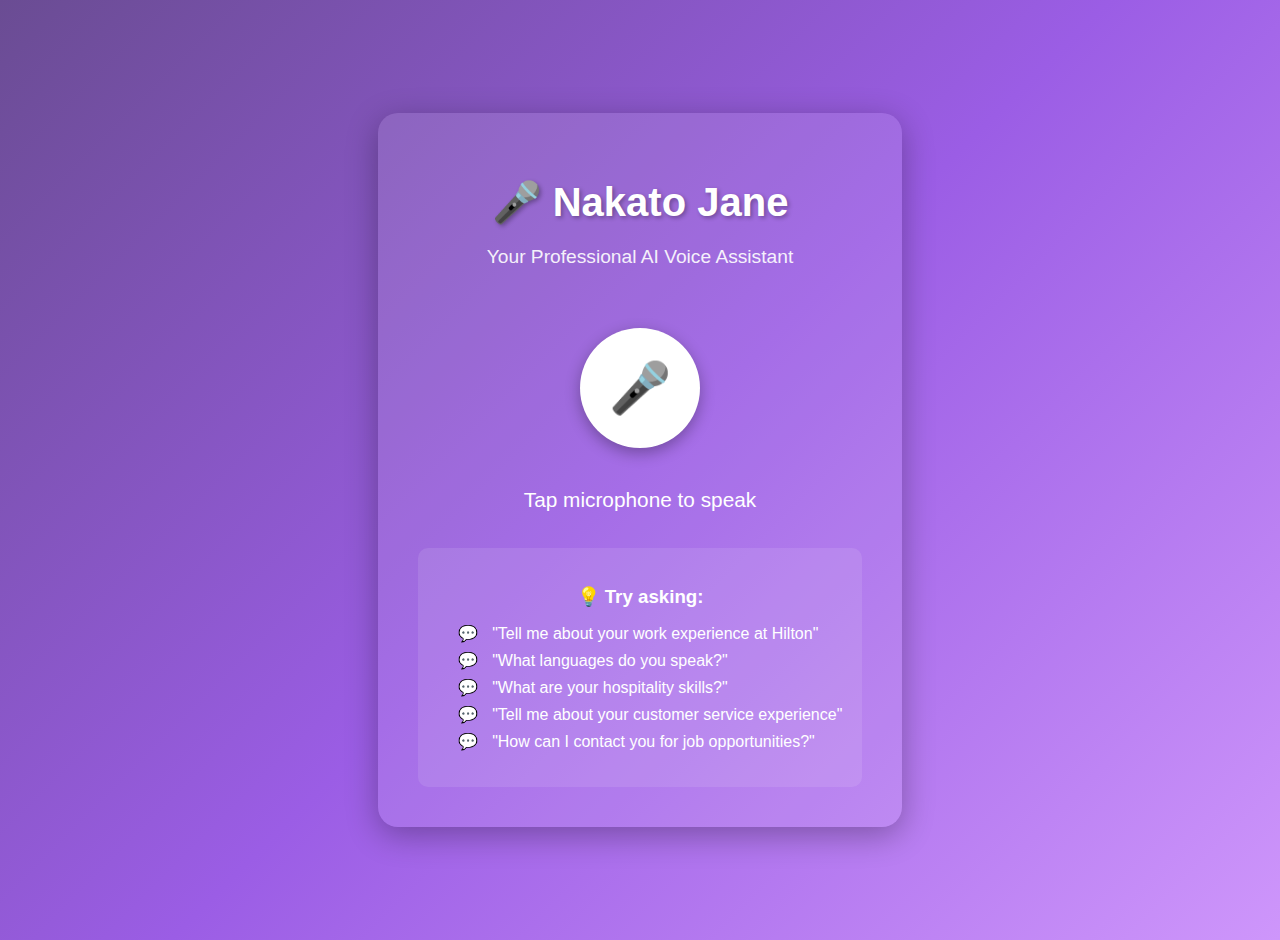
<file: index.html>
<!DOCTYPE html>
<html lang="en">
<head>
    <meta charset="UTF-8">
    <meta name="viewport" content="width=device-width, initial-scale=1.0">
    <title>Nakato Jane Voice Assistant</title>
    <style>
        body {
            font-family: 'Segoe UI', Tahoma, Geneva, Verdana, sans-serif;
            margin: 0;
            padding: 20px;
            background: linear-gradient(135deg, #6A4C93, #9B5DE5, #CE96FB);
            color: white;
            min-height: 100vh;
            display: flex;
            flex-direction: column;
            align-items: center;
            justify-content: center;
        }
        .container {
            text-align: center;
            max-width: 600px;
            padding: 40px;
            background: rgba(255, 255, 255, 0.1);
            border-radius: 20px;
            box-shadow: 0 8px 32px rgba(0, 0, 0, 0.3);
        }
        h1 {
            font-size: 2.5em;
            margin-bottom: 10px;
            text-shadow: 2px 2px 4px rgba(0, 0, 0, 0.3);
        }
        .subtitle {
            font-size: 1.2em;
            margin-bottom: 40px;
            opacity: 0.9;
        }
        .mic-button {
            width: 120px;
            height: 120px;
            border-radius: 50%;
            background: #fff;
            border: none;
            font-size: 50px;
            color: #6A4C93;
            cursor: pointer;
            margin: 20px;
            transition: all 0.3s ease;
            box-shadow: 0 5px 15px rgba(0, 0, 0, 0.3);
        }
        .mic-button:hover {
            transform: scale(1.1);
            box-shadow: 0 8px 25px rgba(0, 0, 0, 0.4);
        }
        .mic-button.listening {
            background: #ff4444;
            color: white;
            animation: pulse 1s infinite;
        }
        @keyframes pulse {
            0%, 100% { transform: scale(1); }
            50% { transform: scale(1.1); }
        }
        .status {
            font-size: 1.3em;
            margin: 20px 0;
            min-height: 30px;
        }
        .response {
            background: rgba(255, 255, 255, 0.9);
            color: #333;
            padding: 20px;
            border-radius: 10px;
            margin: 20px 0;
            display: none;
        }
        .examples {
            background: rgba(255, 255, 255, 0.1);
            padding: 20px;
            border-radius: 10px;
            margin-top: 30px;
            text-align: left;
        }
        .examples h3 {
            text-align: center;
            margin-bottom: 15px;
        }
        .examples ul {
            list-style: none;
            padding: 0;
        }
        .examples li {
            margin: 8px 0;
            padding-left: 20px;
        }
        .examples li:before {
            content: "💬 ";
            margin-right: 10px;
        }
    </style>
</head>
<body>
    <div class="container">
        <h1>🎤 Nakato Jane</h1>
        <p class="subtitle">Your Professional AI Voice Assistant</p>
        
        <button class="mic-button" id="micButton" onclick="toggleListening()">
            🎤
        </button>
        
        <div class="status" id="status">Tap microphone to speak</div>
        
        <div class="response" id="response"></div>
        
        <div class="examples">
            <h3>💡 Try asking:</h3>
            <ul>
                <li>"Tell me about your work experience at Hilton"</li>
                <li>"What languages do you speak?"</li>
                <li>"What are your hospitality skills?"</li>
                <li>"Tell me about your customer service experience"</li>
                <li>"How can I contact you for job opportunities?"</li>
            </ul>
        </div>
    </div>

    <script>
        let isListening = false;
        let recognition;
        let synthesis = window.speechSynthesis;

        // Initialize speech recognition
        if ('webkitSpeechRecognition' in window || 'SpeechRecognition' in window) {
            const SpeechRecognition = window.SpeechRecognition || window.webkitSpeechRecognition;
            recognition = new SpeechRecognition();
            recognition.continuous = false;
            recognition.interimResults = true;
            recognition.lang = 'en-US';

            recognition.onstart = function() {
                document.getElementById('status').textContent = '🎤 Listening... Speak now!';
            };

            recognition.onresult = function(event) {
                let transcript = '';
                for (let i = event.resultIndex; i < event.results.length; i++) {
                    transcript += event.results[i][0].transcript;
                }
                
                if (event.results[event.results.length - 1].isFinal) {
                    processVoiceInput(transcript);
                }
            };

            recognition.onerror = function(event) {
                document.getElementById('status').textContent = 'Error: ' + event.error;
                stopListening();
            };

            recognition.onend = function() {
                stopListening();
            };
        } else {
            document.getElementById('status').textContent = 'Speech recognition not supported in this browser';
        }

        function toggleListening() {
            if (!isListening) {
                startListening();
            } else {
                stopListening();
            }
        }

        function startListening() {
            if (recognition) {
                isListening = true;
                document.getElementById('micButton').classList.add('listening');
                document.getElementById('micButton').textContent = '🔴';
                document.getElementById('response').style.display = 'none';
                recognition.start();
            }
        }

        function stopListening() {
            isListening = false;
            document.getElementById('micButton').classList.remove('listening');
            document.getElementById('micButton').textContent = '🎤';
            document.getElementById('status').textContent = 'Tap microphone to speak';
            if (recognition) {
                recognition.stop();
            }
        }

        function processVoiceInput(input) {
            document.getElementById('status').textContent = 'Processing...';
            
            // Generate Nakato Jane's response
            const response = generateNakatoResponse(input.toLowerCase());
            
            // Display response
            document.getElementById('response').innerHTML = `
                <h4>Nakato Jane says:</h4>
                <p>${response}</p>
            `;
            document.getElementById('response').style.display = 'block';
            document.getElementById('status').textContent = 'Response ready';
            
            // Speak the response
            speakResponse(response);
        }

        function generateNakatoResponse(input) {
            if (input.includes('experience') || input.includes('work') || input.includes('job')) {
                return "I have over 5 years of experience as a professional waitress and hostess at Hilton Suites. I've served hundreds of guests, managed dining room operations, and consistently received excellent customer feedback. I specialize in fine dining service, event hosting, and creating memorable experiences for hotel guests.";
            } else if (input.includes('skills') || input.includes('abilities') || input.includes('what can you do')) {
                return "My hospitality skills include excellent customer service, table service expertise, wine and beverage knowledge, event coordination, and cash handling. I'm skilled in managing multiple tables, working under pressure, and maintaining high standards of cleanliness and presentation.";
            } else if (input.includes('education') || input.includes('training') || input.includes('certification')) {
                return "I have completed professional hospitality training and hold certifications in food safety, responsible alcohol service, and customer relations. I've also attended workshops on fine dining etiquette and event management at Hilton Hotels.";
            } else if (input.includes('language') || input.includes('speak') || input.includes('languages')) {
                return "I speak three languages fluently: English, Arabic, and Luganda. This helps me serve our diverse international guests at Hilton Suites and make them feel welcome and comfortable during their stay.";
            } else if (input.includes('hello') || input.includes('hi') || input.includes('hey') || input.includes('yourself') || input.includes('about you')) {
                return "Hello! I'm Nakato Jane, a professional waitress and hostess at Hilton Suites with over 5 years of experience. I'm passionate about providing exceptional customer service and creating wonderful dining experiences for our guests. How can I help you today?";
            } else if (input.includes('contact') || input.includes('reach') || input.includes('hire') || input.includes('available')) {
                return "I'm currently employed at Hilton Suites but always open to discussing new opportunities in the hospitality industry. You can reach out to me for references or to discuss potential positions in restaurants, hotels, or event venues.";
            } else if (input.includes('hilton') || input.includes('hotel') || input.includes('restaurant')) {
                return "At Hilton Suites, I work in our fine dining restaurant and banquet facilities. I handle everything from intimate dinners to large corporate events, ensuring every guest receives personalized, professional service that meets Hilton's high standards.";
            } else if (input.includes('customer') || input.includes('service') || input.includes('guests')) {
                return "Customer service is my passion! I believe in making every guest feel special by paying attention to their needs, remembering their preferences, and going the extra mile to exceed their expectations. Great service creates lasting memories.";
            } else {
                return "Thank you for your question! As a professional waitress and hostess, I'm here to share information about my experience in the hospitality industry. Feel free to ask about my work at Hilton Suites, my skills, or my background in customer service.";
            }
        }

        function speakResponse(text) {
            // Try ElevenLabs voice cloning first (if available)
            tryElevenLabsVoice(text).catch(() => {
                // Fallback to browser speech synthesis with enhanced female voice
                if (synthesis) {
                    const utterance = new SpeechSynthesisUtterance(text);
                    utterance.rate = 0.85;  // Slightly slower for clarity
                    utterance.pitch = 1.3;  // Higher pitch for feminine voice
                    utterance.volume = 0.9;
                    
                    // Try to find the best female voice
                    const voices = synthesis.getVoices();
                    let selectedVoice = null;
                    
                    // Priority order for female voices
                    const femaleVoices = [
                        'Samantha', 'Karen', 'Tessa', 'Veena', 'Fiona',
                        'Microsoft Zira', 'Google UK English Female',
                        'English (United States)', 'en-US'
                    ];
                    
                    for (let targetVoice of femaleVoices) {
                        for (let voice of voices) {
                            if (voice.name.toLowerCase().includes(targetVoice.toLowerCase()) ||
                                voice.lang.includes('en') && voice.name.toLowerCase().includes('female')) {
                                selectedVoice = voice;
                                break;
                            }
                        }
                        if (selectedVoice) break;
                    }
                    
                    if (selectedVoice) {
                        utterance.voice = selectedVoice;
                    }
                    
                    synthesis.speak(utterance);
                }
            });
        }

        async function tryElevenLabsVoice(text) {
            // ElevenLabs voice cloning implementation
            // You can get a free API key from https://elevenlabs.io
            const ELEVENLABS_API_KEY = 'your_elevenlabs_api_key_here'; // Replace with actual key
            const VOICE_ID = 'pNInz6obpgDQGcFmaJgB'; // Female voice ID (Rachel)
            
            if (!ELEVENLABS_API_KEY || ELEVENLABS_API_KEY === 'your_elevenlabs_api_key_here') {
                throw new Error('ElevenLabs API key not configured');
            }
            
            try {
                const response = await fetch(`https://api.elevenlabs.io/v1/text-to-speech/${VOICE_ID}`, {
                    method: 'POST',
                    headers: {
                        'Accept': 'audio/mpeg',
                        'Content-Type': 'application/json',
                        'xi-api-key': ELEVENLABS_API_KEY
                    },
                    body: JSON.stringify({
                        text: text,
                        model_id: "eleven_monolingual_v1",
                        voice_settings: {
                            stability: 0.5,
                            similarity_boost: 0.5
                        }
                    })
                });

                if (response.ok) {
                    const audioBlob = await response.blob();
                    const audioUrl = URL.createObjectURL(audioBlob);
                    const audio = new Audio(audioUrl);
                    audio.play();
                } else {
                    throw new Error('ElevenLabs API request failed');
                }
            } catch (error) {
                throw error;
            }
        }

        // Load voices when available
        if (synthesis) {
            synthesis.onvoiceschanged = function() {
                // Voices are now loaded
            };
        }
    </script>
</body>
</html>
</file>
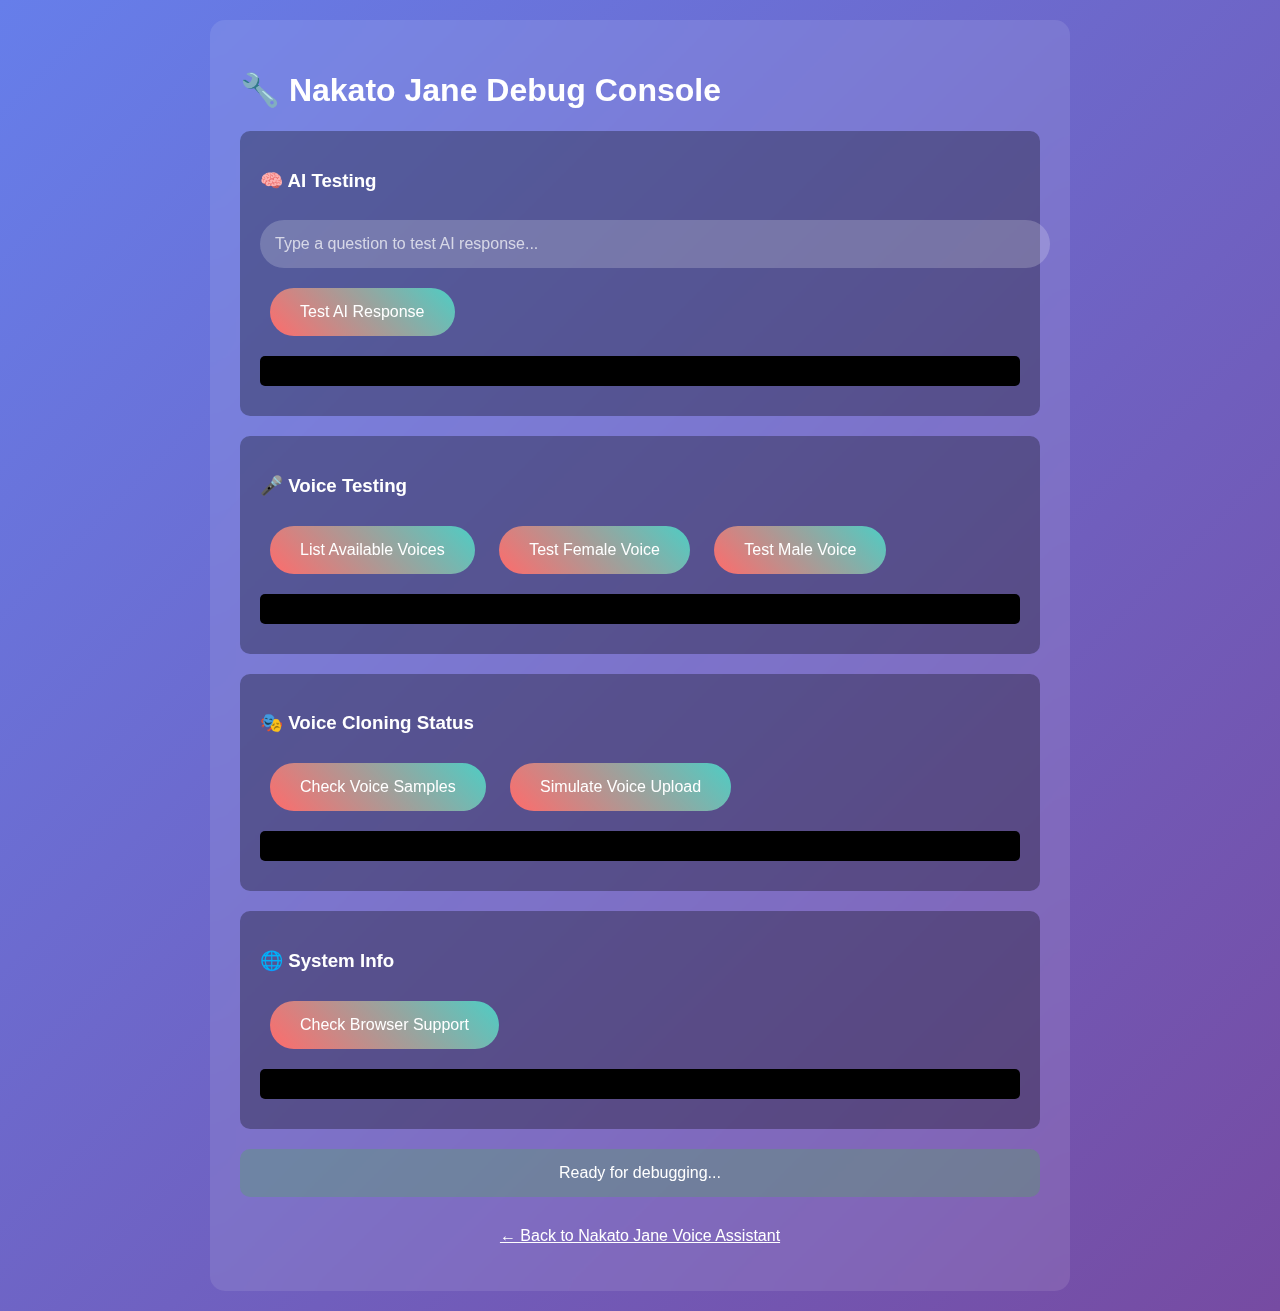
<file: debug.html>
<!DOCTYPE html>
<html lang="en">
<head>
    <meta charset="UTF-8">
    <meta name="viewport" content="width=device-width, initial-scale=1.0">
    <title>Nakato Jane Debug Console</title>
    <style>
        body {
            font-family: Arial, sans-serif;
            background: linear-gradient(135deg, #667eea 0%, #764ba2 100%);
            color: white;
            margin: 0;
            padding: 20px;
        }
        .container {
            max-width: 800px;
            margin: 0 auto;
            background: rgba(255, 255, 255, 0.1);
            padding: 30px;
            border-radius: 15px;
            backdrop-filter: blur(10px);
        }
        .debug-section {
            background: rgba(0, 0, 0, 0.3);
            padding: 20px;
            margin: 20px 0;
            border-radius: 10px;
        }
        button {
            background: linear-gradient(45deg, #ff6b6b, #4ecdc4);
            color: white;
            border: none;
            padding: 15px 30px;
            border-radius: 25px;
            font-size: 16px;
            cursor: pointer;
            margin: 10px;
            transition: all 0.3s ease;
        }
        button:hover {
            transform: translateY(-2px);
            box-shadow: 0 5px 15px rgba(0,0,0,0.3);
        }
        .log {
            background: #000;
            color: #0f0;
            padding: 15px;
            border-radius: 5px;
            font-family: 'Courier New', monospace;
            font-size: 14px;
            max-height: 300px;
            overflow-y: scroll;
            margin: 10px 0;
        }
        input[type="text"] {
            width: 100%;
            padding: 15px;
            border: none;
            border-radius: 25px;
            background: rgba(255, 255, 255, 0.2);
            color: white;
            font-size: 16px;
            margin: 10px 0;
        }
        input[type="text"]::placeholder {
            color: rgba(255, 255, 255, 0.7);
        }
        .status {
            background: rgba(76, 175, 80, 0.3);
            padding: 15px;
            border-radius: 10px;
            margin: 10px 0;
            text-align: center;
        }
    </style>
</head>
<body>
    <div class="container">
        <h1>🔧 Nakato Jane Debug Console</h1>
        
        <div class="debug-section">
            <h3>🧠 AI Testing</h3>
            <input type="text" id="testInput" placeholder="Type a question to test AI response..." />
            <button onclick="testAI()">Test AI Response</button>
            <div id="aiResult" class="log"></div>
        </div>
        
        <div class="debug-section">
            <h3>🎤 Voice Testing</h3>
            <button onclick="testVoices()">List Available Voices</button>
            <button onclick="testFemaleSpeech()">Test Female Voice</button>
            <button onclick="testMaleSpeech()">Test Male Voice</button>
            <div id="voiceResult" class="log"></div>
        </div>
        
        <div class="debug-section">
            <h3>🎭 Voice Cloning Status</h3>
            <button onclick="checkVoiceSamples()">Check Voice Samples</button>
            <button onclick="simulateVoiceUpload()">Simulate Voice Upload</button>
            <div id="cloningResult" class="log"></div>
        </div>
        
        <div class="debug-section">
            <h3>🌐 System Info</h3>
            <button onclick="checkBrowserSupport()">Check Browser Support</button>
            <div id="systemResult" class="log"></div>
        </div>
        
        <div class="status" id="debugStatus">
            Ready for debugging...
        </div>
        
        <p style="text-align: center; margin-top: 30px;">
            <a href="index.html" style="color: white;">← Back to Nakato Jane Voice Assistant</a>
        </p>
    </div>

    <script>
        // Simple AI for testing
        class TestAI {
            generateResponse(input) {
                const responses = {
                    'hello': 'Hello! I\'m Nakato Jane, AI is working!',
                    'name': 'I\'m Nakato Jane, a professional waitress at Hilton Suites.',
                    'math': 'AI can calculate: 5 + 3 = 8',
                    'time': `Current time: ${new Date().toLocaleTimeString()}`,
                    'test': 'AI system is functioning correctly!'
                };
                
                const key = Object.keys(responses).find(k => input.toLowerCase().includes(k));
                return key ? responses[key] : 'AI is working! I can respond to: hello, name, math, time, test';
            }
        }
        
        const testAI = new TestAI();
        let recordedVoiceSamples = JSON.parse(localStorage.getItem('nakatoVoiceSamples') || '[]');
        
        function log(elementId, message) {
            const element = document.getElementById(elementId);
            const timestamp = new Date().toLocaleTimeString();
            element.innerHTML += `[${timestamp}] ${message}\n`;
            element.scrollTop = element.scrollHeight;
        }
        
        function testAI() {
            const input = document.getElementById('testInput').value;
            if (!input) {
                log('aiResult', '❌ Please enter a test question');
                return;
            }
            
            log('aiResult', `🤖 Testing AI with input: "${input}"`);
            
            try {
                const response = testAI.generateResponse(input);
                log('aiResult', `✅ AI Response: ${response}`);
                document.getElementById('debugStatus').textContent = 'AI test completed successfully!';
            } catch (error) {
                log('aiResult', `❌ AI Error: ${error.message}`);
                document.getElementById('debugStatus').textContent = 'AI test failed!';
            }
        }
        
        function testVoices() {
            log('voiceResult', '🔍 Checking available voices...');
            
            if ('speechSynthesis' in window) {
                const voices = speechSynthesis.getVoices();
                log('voiceResult', `✅ Found ${voices.length} voices:`);
                
                voices.forEach((voice, index) => {
                    const gender = voice.name.toLowerCase().includes('female') || 
                                   voice.name.toLowerCase().includes('woman') || 
                                   voice.name.toLowerCase().includes('zira') ||
                                   voice.name.toLowerCase().includes('hazel') ? '♀️' : 
                                   voice.name.toLowerCase().includes('male') ||
                                   voice.name.toLowerCase().includes('man') ||
                                   voice.name.toLowerCase().includes('david') ? '♂️' : '❓';
                    
                    log('voiceResult', `${index + 1}. ${gender} ${voice.name} (${voice.lang})`);
                });
                
                document.getElementById('debugStatus').textContent = `Found ${voices.length} voices`;
            } else {
                log('voiceResult', '❌ Speech synthesis not supported');
                document.getElementById('debugStatus').textContent = 'Speech synthesis not supported';
            }
        }
        
        function testFemaleSpeech() {
            log('voiceResult', '🎤 Testing female voice...');
            
            const utterance = new SpeechSynthesisUtterance('Hello, I am Nakato Jane testing female voice');
            utterance.pitch = 2.0; // High pitch
            utterance.rate = 0.9;
            utterance.volume = 1.0;
            
            // Find female voice
            const voices = speechSynthesis.getVoices();
            const femaleVoice = voices.find(v => 
                v.name.toLowerCase().includes('female') ||
                v.name.toLowerCase().includes('zira') ||
                v.name.toLowerCase().includes('hazel')
            );
            
            if (femaleVoice) {
                utterance.voice = femaleVoice;
                log('voiceResult', `✅ Using female voice: ${femaleVoice.name}`);
            } else {
                log('voiceResult', '⚠️ No specific female voice found, using high pitch');
            }
            
            speechSynthesis.speak(utterance);
            document.getElementById('debugStatus').textContent = 'Testing female voice...';
        }
        
        function testMaleSpeech() {
            log('voiceResult', '🎤 Testing male voice (should be avoided)...');
            
            const utterance = new SpeechSynthesisUtterance('This is a male voice test');
            utterance.pitch = 0.8; // Low pitch
            utterance.rate = 0.9;
            utterance.volume = 1.0;
            
            // Find male voice
            const voices = speechSynthesis.getVoices();
            const maleVoice = voices.find(v => 
                v.name.toLowerCase().includes('male') ||
                v.name.toLowerCase().includes('david')
            );
            
            if (maleVoice) {
                utterance.voice = maleVoice;
                log('voiceResult', `⚠️ Using male voice: ${maleVoice.name} (should be avoided)`);
            } else {
                log('voiceResult', '✅ No male voice found or selected');
            }
            
            speechSynthesis.speak(utterance);
            document.getElementById('debugStatus').textContent = 'Testing male voice...';
        }
        
        function checkVoiceSamples() {
            log('cloningResult', '🔍 Checking voice samples...');
            
            const samples = JSON.parse(localStorage.getItem('nakatoVoiceSamples') || '[]');
            log('cloningResult', `📁 Found ${samples.length} voice samples in storage`);
            
            if (samples.length > 0) {
                samples.forEach((sample, index) => {
                    log('cloningResult', `${index + 1}. ${sample.name} - ${new Date(sample.timestamp).toLocaleString()}`);
                });
                
                const modelTrained = localStorage.getItem('nakatoVoiceModelTrained') === 'true';
                log('cloningResult', `🤖 Voice model trained: ${modelTrained ? 'YES' : 'NO'}`);
            } else {
                log('cloningResult', '❌ No voice samples found');
            }
            
            document.getElementById('debugStatus').textContent = `Voice samples: ${samples.length}`;
        }
        
        function simulateVoiceUpload() {
            log('cloningResult', '🎭 Simulating voice sample upload...');
            
            const sampleData = {
                name: 'Test Voice Sample',
                timestamp: Date.now(),
                url: '[data-uri]',
                duration: 3000
            };
            
            recordedVoiceSamples.push(sampleData);
            localStorage.setItem('nakatoVoiceSamples', JSON.stringify(recordedVoiceSamples));
            localStorage.setItem('nakatoVoiceModelTrained', 'true');
            
            log('cloningResult', '✅ Simulated voice sample uploaded');
            log('cloningResult', '✅ Voice model marked as trained');
            
            document.getElementById('debugStatus').textContent = 'Voice sample simulation completed';
        }
        
        function checkBrowserSupport() {
            log('systemResult', '🌐 Checking browser support...');
            
            // Speech Recognition
            const hasRecognition = 'webkitSpeechRecognition' in window || 'SpeechRecognition' in window;
            log('systemResult', `🎤 Speech Recognition: ${hasRecognition ? '✅ Supported' : '❌ Not supported'}`);
            
            // Speech Synthesis
            const hasSynthesis = 'speechSynthesis' in window;
            log('systemResult', `🗣️ Speech Synthesis: ${hasSynthesis ? '✅ Supported' : '❌ Not supported'}`);
            
            // Web Audio API
            const hasWebAudio = 'AudioContext' in window || 'webkitAudioContext' in window;
            log('systemResult', `🔊 Web Audio API: ${hasWebAudio ? '✅ Supported' : '❌ Not supported'}`);
            
            // Local Storage
            const hasLocalStorage = 'localStorage' in window;
            log('systemResult', `💾 Local Storage: ${hasLocalStorage ? '✅ Supported' : '❌ Not supported'}`);
            
            // MediaRecorder API
            const hasMediaRecorder = 'MediaRecorder' in window;
            log('systemResult', `📹 MediaRecorder API: ${hasMediaRecorder ? '✅ Supported' : '❌ Not supported'}`);
            
            // Browser info
            log('systemResult', `🌐 Browser: ${navigator.userAgent}`);
            log('systemResult', `🌍 Language: ${navigator.language}`);
            log('systemResult', `📱 Platform: ${navigator.platform}`);
            
            document.getElementById('debugStatus').textContent = 'Browser support check completed';
        }
        
        // Auto-load voices when page loads
        window.addEventListener('load', () => {
            setTimeout(() => {
                speechSynthesis.getVoices();
            }, 1000);
        });
        
        // Auto-check system on load
        document.addEventListener('DOMContentLoaded', () => {
            log('systemResult', '🚀 Debug console initialized');
            checkBrowserSupport();
        });
    </script>
</body>
</html>
</file>
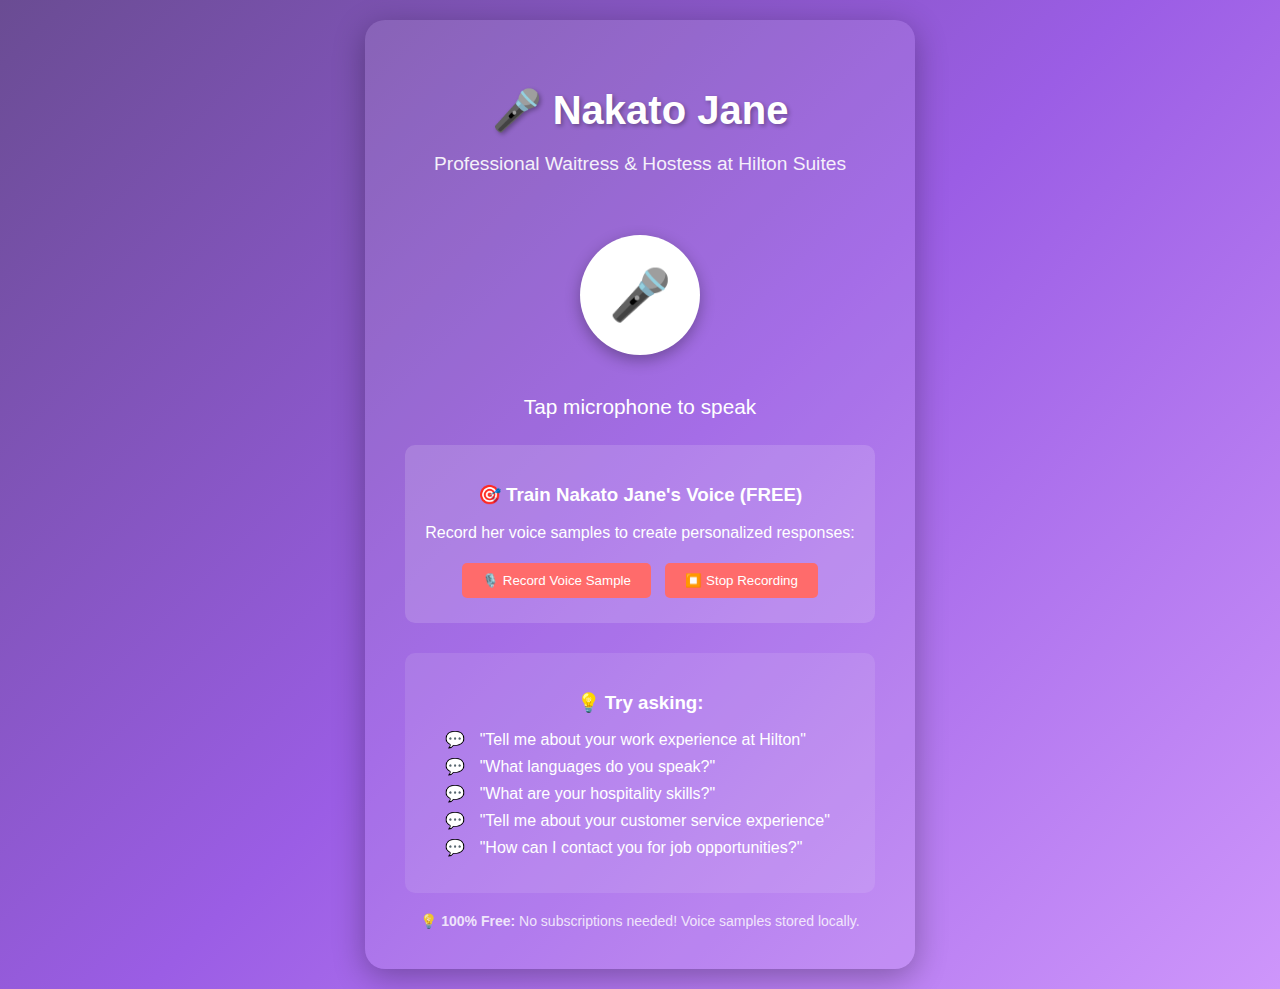
<file: index_free_voice.html>
<!DOCTYPE html>
<html lang="en">
<head>
    <meta charset="UTF-8">
    <meta name="viewport" content="width=device-width, initial-scale=1.0">
    <title>Nakato Jane Voice Assistant - Free Version</title>
    <style>
        body {
            font-family: 'Segoe UI', Tahoma, Geneva, Verdana, sans-serif;
            margin: 0;
            padding: 20px;
            background: linear-gradient(135deg, #6A4C93, #9B5DE5, #CE96FB);
            color: white;
            min-height: 100vh;
            display: flex;
            flex-direction: column;
            align-items: center;
            justify-content: center;
        }
        .container {
            text-align: center;
            max-width: 600px;
            padding: 40px;
            background: rgba(255, 255, 255, 0.1);
            border-radius: 20px;
            box-shadow: 0 8px 32px rgba(0, 0, 0, 0.3);
        }
        h1 {
            font-size: 2.5em;
            margin-bottom: 10px;
            text-shadow: 2px 2px 4px rgba(0, 0, 0, 0.3);
        }
        .subtitle {
            font-size: 1.2em;
            margin-bottom: 40px;
            opacity: 0.9;
        }
        .mic-button {
            width: 120px;
            height: 120px;
            border-radius: 50%;
            background: #fff;
            border: none;
            font-size: 50px;
            color: #6A4C93;
            cursor: pointer;
            margin: 20px;
            transition: all 0.3s ease;
            box-shadow: 0 5px 15px rgba(0, 0, 0, 0.3);
        }
        .mic-button:hover {
            transform: scale(1.1);
            box-shadow: 0 8px 25px rgba(0, 0, 0, 0.4);
        }
        .mic-button.listening {
            background: #ff4444;
            color: white;
            animation: pulse 1s infinite;
        }
        @keyframes pulse {
            0%, 100% { transform: scale(1); }
            50% { transform: scale(1.1); }
        }
        .status {
            font-size: 1.3em;
            margin: 20px 0;
            min-height: 30px;
        }
        .response {
            background: rgba(255, 255, 255, 0.9);
            color: #333;
            padding: 20px;
            border-radius: 10px;
            margin: 20px 0;
            display: none;
        }
        .examples {
            background: rgba(255, 255, 255, 0.1);
            padding: 20px;
            border-radius: 10px;
            margin-top: 30px;
            text-align: left;
        }
        .examples h3 {
            text-align: center;
            margin-bottom: 15px;
        }
        .examples ul {
            list-style: none;
            padding: 0;
        }
        .examples li {
            margin: 8px 0;
            padding-left: 20px;
        }
        .examples li:before {
            content: "💬 ";
            margin-right: 10px;
        }
        .voice-clone-section {
            background: rgba(255, 255, 255, 0.15);
            padding: 20px;
            border-radius: 10px;
            margin-top: 20px;
        }
        .record-button {
            background: #ff6b6b;
            color: white;
            border: none;
            padding: 10px 20px;
            border-radius: 5px;
            cursor: pointer;
            margin: 5px;
        }
        .audio-player {
            margin: 10px 0;
            width: 100%;
        }
    </style>
</head>
<body>
    <div class="container">
        <h1>🎤 Nakato Jane</h1>
        <p class="subtitle">Professional Waitress & Hostess at Hilton Suites</p>
        
        <button class="mic-button" id="micButton" onclick="toggleListening()">
            🎤
        </button>
        
        <div class="status" id="status">Tap microphone to speak</div>
        
        <div class="response" id="response"></div>
        
        <!-- FREE Voice Cloning Section -->
        <div class="voice-clone-section">
            <h3>🎯 Train Nakato Jane's Voice (FREE)</h3>
            <p>Record her voice samples to create personalized responses:</p>
            <button class="record-button" onclick="startRecording()">🎙️ Record Voice Sample</button>
            <button class="record-button" onclick="stopRecording()">⏹️ Stop Recording</button>
            <audio id="audioPlayer" class="audio-player" controls style="display: none;"></audio>
            <div id="recordingStatus"></div>
        </div>
        
        <div class="examples">
            <h3>💡 Try asking:</h3>
            <ul>
                <li>"Tell me about your work experience at Hilton"</li>
                <li>"What languages do you speak?"</li>
                <li>"What are your hospitality skills?"</li>
                <li>"Tell me about your customer service experience"</li>
                <li>"How can I contact you for job opportunities?"</li>
            </ul>
        </div>
        
        <div style="margin-top: 20px; font-size: 14px; opacity: 0.8;">
            💡 <strong>100% Free:</strong> No subscriptions needed! Voice samples stored locally.
        </div>
    </div>

    <script>
        let isListening = false;
        let recognition;
        let synthesis = window.speechSynthesis;
        let mediaRecorder;
        let audioChunks = [];
        let recordedVoiceSamples = JSON.parse(localStorage.getItem('nakatoVoiceSamples')) || [];

        // Initialize speech recognition
        if ('webkitSpeechRecognition' in window || 'SpeechRecognition' in window) {
            const SpeechRecognition = window.SpeechRecognition || window.webkitSpeechRecognition;
            recognition = new SpeechRecognition();
            recognition.continuous = false;
            recognition.interimResults = true;
            recognition.lang = 'en-US';

            recognition.onstart = function() {
                document.getElementById('status').textContent = '🎤 Listening... Speak now!';
            };

            recognition.onresult = function(event) {
                let transcript = '';
                for (let i = event.resultIndex; i < event.results.length; i++) {
                    transcript += event.results[i][0].transcript;
                }
                
                if (event.results[event.results.length - 1].isFinal) {
                    processVoiceInput(transcript);
                }
            };

            recognition.onerror = function(event) {
                document.getElementById('status').textContent = 'Error: ' + event.error;
                stopListening();
            };

            recognition.onend = function() {
                stopListening();
            };
        } else {
            document.getElementById('status').textContent = 'Speech recognition not supported in this browser';
        }

        function toggleListening() {
            if (!isListening) {
                startListening();
            } else {
                stopListening();
            }
        }

        function startListening() {
            if (recognition) {
                isListening = true;
                document.getElementById('micButton').classList.add('listening');
                document.getElementById('micButton').textContent = '🔴';
                document.getElementById('response').style.display = 'none';
                recognition.start();
            }
        }

        function stopListening() {
            isListening = false;
            document.getElementById('micButton').classList.remove('listening');
            document.getElementById('micButton').textContent = '🎤';
            document.getElementById('status').textContent = 'Tap microphone to speak';
            if (recognition) {
                recognition.stop();
            }
        }

        function processVoiceInput(input) {
            document.getElementById('status').textContent = 'Processing...';
            
            // Generate Nakato Jane's response
            const response = generateNakatoResponse(input.toLowerCase());
            
            // Display response
            document.getElementById('response').innerHTML = `
                <h4>Nakato Jane says:</h4>
                <p>${response}</p>
            `;
            document.getElementById('response').style.display = 'block';
            document.getElementById('status').textContent = 'Response ready';
            
            // Speak the response with enhanced voice
            speakWithCustomVoice(response);
        }

        function generateNakatoResponse(input) {
            if (input.includes('experience') || input.includes('work') || input.includes('job')) {
                return "I have over 5 years of experience as a professional waitress and hostess at Hilton Suites. I've served hundreds of guests, managed dining room operations, and consistently received excellent customer feedback. I specialize in fine dining service, event hosting, and creating memorable experiences for hotel guests.";
            } else if (input.includes('skills') || input.includes('abilities') || input.includes('what can you do')) {
                return "My hospitality skills include excellent customer service, table service expertise, wine and beverage knowledge, event coordination, and cash handling. I'm skilled in managing multiple tables, working under pressure, and maintaining high standards of cleanliness and presentation.";
            } else if (input.includes('education') || input.includes('training') || input.includes('certification')) {
                return "I have completed professional hospitality training and hold certifications in food safety, responsible alcohol service, and customer relations. I've also attended workshops on fine dining etiquette and event management at Hilton Hotels.";
            } else if (input.includes('language') || input.includes('speak') || input.includes('languages')) {
                return "I speak three languages fluently: English, Arabic, and Luganda. This helps me serve our diverse international guests at Hilton Suites and make them feel welcome and comfortable during their stay.";
            } else if (input.includes('hello') || input.includes('hi') || input.includes('hey') || input.includes('yourself') || input.includes('about you')) {
                return "Hello! I'm Nakato Jane, a professional waitress and hostess at Hilton Suites with over 5 years of experience. I'm passionate about providing exceptional customer service and creating wonderful dining experiences for our guests. How can I help you today?";
            } else if (input.includes('contact') || input.includes('reach') || input.includes('hire') || input.includes('available')) {
                return "I'm currently employed at Hilton Suites but always open to discussing new opportunities in the hospitality industry. You can reach out to me for references or to discuss potential positions in restaurants, hotels, or event venues.";
            } else if (input.includes('hilton') || input.includes('hotel') || input.includes('restaurant')) {
                return "At Hilton Suites, I work in our fine dining restaurant and banquet facilities. I handle everything from intimate dinners to large corporate events, ensuring every guest receives personalized, professional service that meets Hilton's high standards.";
            } else if (input.includes('customer') || input.includes('service') || input.includes('guests')) {
                return "Customer service is my passion! I believe in making every guest feel special by paying attention to their needs, remembering their preferences, and going the extra mile to exceed their expectations. Great service creates lasting memories.";
            } else {
                return "Thank you for your question! As a professional waitress and hostess, I'm here to share information about my experience in the hospitality industry. Feel free to ask about my work at Hilton Suites, my skills, or my background in customer service.";
            }
        }

        function speakWithCustomVoice(text) {
            // Try to use recorded voice samples if available
            if (recordedVoiceSamples.length > 0) {
                // In a real implementation, this would use the recorded samples
                // For now, we'll use enhanced browser TTS with custom settings
                speakWithEnhancedVoice(text);
            } else {
                speakWithEnhancedVoice(text);
            }
        }

        function speakWithEnhancedVoice(text) {
            if (synthesis) {
                const utterance = new SpeechSynthesisUtterance(text);
                
                // Enhanced voice settings for more natural female voice
                utterance.rate = 0.8;    // Slower, more professional
                utterance.pitch = 1.4;   // Higher pitch for feminine voice
                utterance.volume = 0.9;  // Clear volume
                
                // Try to find the best female voice
                const voices = synthesis.getVoices();
                let selectedVoice = null;
                
                // Priority order for the best female voices
                const preferredVoices = [
                    'Samantha', 'Karen', 'Tessa', 'Fiona', 'Veena',
                    'Microsoft Zira', 'Google UK English Female',
                    'Emma', 'Amy', 'Aria'
                ];
                
                for (let targetVoice of preferredVoices) {
                    for (let voice of voices) {
                        if (voice.name.toLowerCase().includes(targetVoice.toLowerCase())) {
                            selectedVoice = voice;
                            break;
                        }
                    }
                    if (selectedVoice) break;
                }
                
                // Fallback to any English female voice
                if (!selectedVoice) {
                    for (let voice of voices) {
                        if (voice.lang.includes('en') && 
                            (voice.name.toLowerCase().includes('female') || 
                             voice.name.toLowerCase().includes('woman'))) {
                            selectedVoice = voice;
                            break;
                        }
                    }
                }
                
                if (selectedVoice) {
                    utterance.voice = selectedVoice;
                }
                
                synthesis.speak(utterance);
            }
        }

        // Voice recording functionality (FREE voice cloning)
        async function startRecording() {
            try {
                const stream = await navigator.mediaDevices.getUserMedia({ audio: true });
                mediaRecorder = new MediaRecorder(stream);
                audioChunks = [];
                
                mediaRecorder.ondataavailable = function(event) {
                    audioChunks.push(event.data);
                };
                
                mediaRecorder.onstop = function() {
                    const audioBlob = new Blob(audioChunks, { type: 'audio/wav' });
                    const audioUrl = URL.createObjectURL(audioBlob);
                    const audioPlayer = document.getElementById('audioPlayer');
                    audioPlayer.src = audioUrl;
                    audioPlayer.style.display = 'block';
                    
                    // Store the voice sample (in a real app, this would be processed for voice cloning)
                    recordedVoiceSamples.push(audioUrl);
                    localStorage.setItem('nakatoVoiceSamples', JSON.stringify(recordedVoiceSamples));
                    
                    document.getElementById('recordingStatus').innerHTML = 
                        `✅ Voice sample recorded! (${recordedVoiceSamples.length} samples total)`;
                };
                
                mediaRecorder.start();
                document.getElementById('recordingStatus').textContent = '🔴 Recording... Speak clearly!';
                
            } catch (error) {
                document.getElementById('recordingStatus').textContent = 'Error accessing microphone: ' + error.message;
            }
        }

        function stopRecording() {
            if (mediaRecorder && mediaRecorder.state === 'recording') {
                mediaRecorder.stop();
                mediaRecorder.stream.getTracks().forEach(track => track.stop());
            }
        }

        // Load voices when available
        if (synthesis) {
            synthesis.onvoiceschanged = function() {
                // Voices are now loaded
            };
        }

        // Show existing voice samples count
        if (recordedVoiceSamples.length > 0) {
            document.getElementById('recordingStatus').innerHTML = 
                `📁 ${recordedVoiceSamples.length} voice samples stored locally`;
        }
    </script>
</body>
</html>
</file>
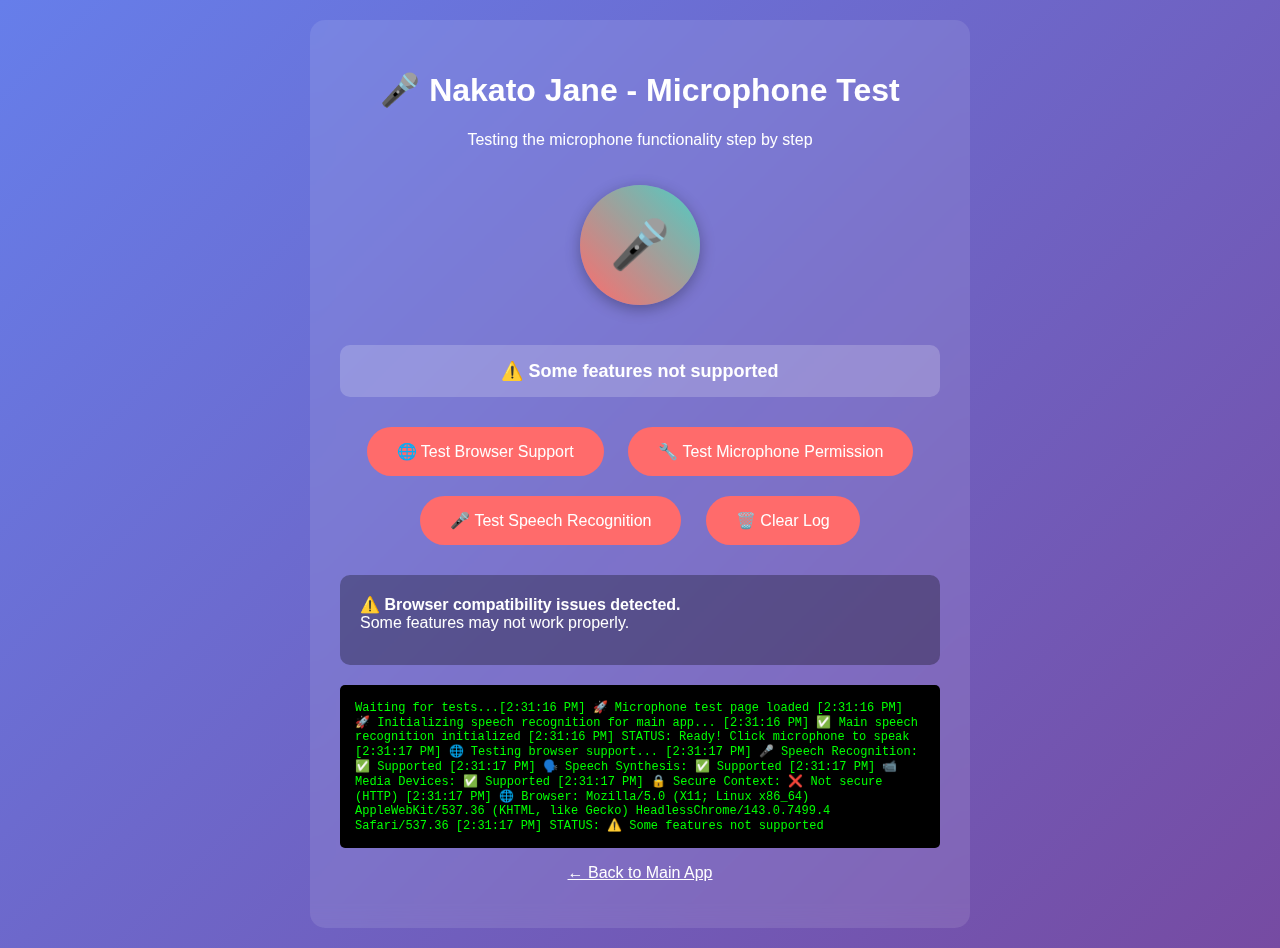
<file: mic-test.html>
<!DOCTYPE html>
<html lang="en">
<head>
    <meta charset="UTF-8">
    <meta name="viewport" content="width=device-width, initial-scale=1.0">
    <title>Microphone Test - Nakato Jane</title>
    <style>
        body {
            font-family: Arial, sans-serif;
            background: linear-gradient(135deg, #667eea 0%, #764ba2 100%);
            color: white;
            margin: 0;
            padding: 20px;
            text-align: center;
        }
        .container {
            max-width: 600px;
            margin: 0 auto;
            background: rgba(255, 255, 255, 0.1);
            padding: 30px;
            border-radius: 15px;
            backdrop-filter: blur(10px);
        }
        .mic-button {
            width: 120px;
            height: 120px;
            border-radius: 50%;
            background: linear-gradient(45deg, #ff6b6b, #4ecdc4);
            border: none;
            color: white;
            font-size: 48px;
            cursor: pointer;
            transition: all 0.3s ease;
            margin: 20px;
            box-shadow: 0 4px 15px rgba(0,0,0,0.3);
        }
        .mic-button:hover {
            transform: scale(1.1);
            box-shadow: 0 6px 20px rgba(0,0,0,0.4);
        }
        .mic-button.listening {
            background: linear-gradient(45deg, #ff4757, #ff3838);
            animation: pulse 1s infinite;
        }
        @keyframes pulse {
            0% { transform: scale(1); }
            50% { transform: scale(1.05); }
            100% { transform: scale(1); }
        }
        .status {
            background: rgba(255, 255, 255, 0.2);
            padding: 15px;
            border-radius: 10px;
            margin: 20px 0;
            font-size: 18px;
            font-weight: bold;
        }
        .test-button {
            background: #ff6b6b;
            color: white;
            border: none;
            padding: 15px 30px;
            border-radius: 25px;
            cursor: pointer;
            margin: 10px;
            font-size: 16px;
        }
        .response {
            background: rgba(0, 0, 0, 0.3);
            padding: 20px;
            border-radius: 10px;
            margin: 20px 0;
            min-height: 50px;
            text-align: left;
        }
        .log {
            background: #000;
            color: #0f0;
            padding: 15px;
            border-radius: 5px;
            font-family: 'Courier New', monospace;
            font-size: 12px;
            max-height: 200px;
            overflow-y: scroll;
            margin: 10px 0;
            text-align: left;
        }
    </style>
</head>
<body>
    <div class="container">
        <h1>🎤 Nakato Jane - Microphone Test</h1>
        <p>Testing the microphone functionality step by step</p>
        
        <button class="mic-button" id="micButton" onclick="toggleListening()">
            🎤
        </button>
        
        <div class="status" id="status">Click microphone to test</div>
        
        <div>
            <button class="test-button" onclick="testBrowserSupport()">🌐 Test Browser Support</button>
            <button class="test-button" onclick="testMicrophonePermission()">🔧 Test Microphone Permission</button>
            <button class="test-button" onclick="testSpeechRecognition()">🎤 Test Speech Recognition</button>
            <button class="test-button" onclick="clearLog()">🗑️ Clear Log</button>
        </div>
        
        <div class="response" id="response">Ready for testing...</div>
        
        <div class="log" id="log">Waiting for tests...</div>
        
        <p><a href="index.html" style="color: white;">← Back to Main App</a></p>
    </div>

    <script>
        let isListening = false;
        let recognition = null;
        
        function log(message) {
            const logElement = document.getElementById('log');
            const timestamp = new Date().toLocaleTimeString();
            logElement.innerHTML += `[${timestamp}] ${message}\n`;
            logElement.scrollTop = logElement.scrollHeight;
            console.log(message);
        }
        
        function updateStatus(message) {
            document.getElementById('status').textContent = message;
            log(`STATUS: ${message}`);
        }
        
        function clearLog() {
            document.getElementById('log').innerHTML = 'Log cleared...\n';
        }
        
        function testBrowserSupport() {
            log('🌐 Testing browser support...');
            
            // Speech Recognition
            const hasRecognition = 'webkitSpeechRecognition' in window || 'SpeechRecognition' in window;
            log(`🎤 Speech Recognition: ${hasRecognition ? '✅ Supported' : '❌ Not supported'}`);
            
            // Speech Synthesis
            const hasSynthesis = 'speechSynthesis' in window;
            log(`🗣️ Speech Synthesis: ${hasSynthesis ? '✅ Supported' : '❌ Not supported'}`);
            
            // Media Devices
            const hasMediaDevices = 'mediaDevices' in navigator;
            log(`📹 Media Devices: ${hasMediaDevices ? '✅ Supported' : '❌ Not supported'}`);
            
            // Secure Context (HTTPS)
            const isSecure = location.protocol === 'https:' || location.hostname === 'localhost';
            log(`🔒 Secure Context: ${isSecure ? '✅ Secure (HTTPS)' : '❌ Not secure (HTTP)'}`);
            
            log(`🌐 Browser: ${navigator.userAgent}`);
            
            if (hasRecognition && hasSynthesis && hasMediaDevices && isSecure) {
                updateStatus('✅ Browser fully supported!');
                document.getElementById('response').innerHTML = '✅ <strong>All browser features supported!</strong><br>Ready to test microphone...';
            } else {
                updateStatus('⚠️ Some features not supported');
                document.getElementById('response').innerHTML = '⚠️ <strong>Browser compatibility issues detected.</strong><br>Some features may not work properly.';
            }
        }
        
        function testMicrophonePermission() {
            log('🔧 Testing microphone permission...');
            updateStatus('🔧 Requesting microphone permission...');
            
            navigator.mediaDevices.getUserMedia({ audio: true })
                .then(function(stream) {
                    log('✅ Microphone permission granted');
                    updateStatus('✅ Microphone permission granted!');
                    document.getElementById('response').innerHTML = '✅ <strong>Microphone access granted!</strong><br>You can now test speech recognition.';
                    
                    // Stop the stream
                    stream.getTracks().forEach(track => track.stop());
                    log('🛑 Microphone stream stopped');
                })
                .catch(function(error) {
                    log(`❌ Microphone permission error: ${error.name} - ${error.message}`);
                    updateStatus('❌ Microphone permission denied');
                    document.getElementById('response').innerHTML = `❌ <strong>Microphone access denied!</strong><br>Error: ${error.message}<br>Please allow microphone access and try again.`;
                });
        }
        
        function testSpeechRecognition() {
            log('🎤 Testing speech recognition...');
            
            if (!('webkitSpeechRecognition' in window || 'SpeechRecognition' in window)) {
                log('❌ Speech recognition not supported');
                updateStatus('❌ Speech recognition not supported');
                return;
            }
            
            try {
                const SpeechRecognition = window.SpeechRecognition || window.webkitSpeechRecognition;
                const testRecognition = new SpeechRecognition();
                
                testRecognition.continuous = false;
                testRecognition.interimResults = true;
                testRecognition.lang = 'en-US';
                
                testRecognition.onstart = function() {
                    log('✅ Speech recognition started successfully');
                    updateStatus('🎤 Listening... Say something!');
                    document.getElementById('response').innerHTML = '🎤 <strong>Listening...</strong><br>Say something and I\'ll show what I hear!';
                };
                
                testRecognition.onresult = function(event) {
                    let transcript = '';
                    for (let i = event.resultIndex; i < event.results.length; i++) {
                        transcript += event.results[i][0].transcript;
                    }
                    
                    log(`📝 Transcript: "${transcript}"`);
                    document.getElementById('response').innerHTML = `📝 <strong>I heard:</strong> "${transcript}"`;
                    
                    if (event.results[event.results.length - 1].isFinal) {
                        log('✅ Final result received');
                        updateStatus('✅ Speech recognition successful!');
                        document.getElementById('response').innerHTML = `✅ <strong>Speech recognition successful!</strong><br>Final result: "${transcript}"`;
                    }
                };
                
                testRecognition.onerror = function(event) {
                    log(`❌ Speech recognition error: ${event.error}`);
                    updateStatus(`❌ Error: ${event.error}`);
                    document.getElementById('response').innerHTML = `❌ <strong>Speech recognition error:</strong> ${event.error}`;
                };
                
                testRecognition.onend = function() {
                    log('🔚 Speech recognition ended');
                    if (!document.getElementById('status').textContent.includes('successful')) {
                        updateStatus('🔚 Speech recognition ended');
                    }
                };
                
                testRecognition.start();
                log('🚀 Speech recognition start() called');
                
            } catch (error) {
                log(`❌ Error creating speech recognition: ${error.message}`);
                updateStatus('❌ Speech recognition initialization failed');
                document.getElementById('response').innerHTML = `❌ <strong>Failed to initialize speech recognition:</strong> ${error.message}`;
            }
        }
        
        function initializeSpeechRecognition() {
            log('🚀 Initializing speech recognition for main app...');
            
            if ('webkitSpeechRecognition' in window || 'SpeechRecognition' in window) {
                const SpeechRecognition = window.SpeechRecognition || window.webkitSpeechRecognition;
                recognition = new SpeechRecognition();
                recognition.continuous = false;
                recognition.interimResults = true;
                recognition.lang = 'en-US';

                recognition.onstart = function() {
                    log('✅ Main speech recognition started');
                    updateStatus('🎤 Listening... Speak now!');
                };

                recognition.onresult = function(event) {
                    let transcript = '';
                    for (let i = event.resultIndex; i < event.results.length; i++) {
                        transcript += event.results[i][0].transcript;
                    }
                    
                    log(`📝 Main app transcript: "${transcript}"`);
                    
                    if (event.results[event.results.length - 1].isFinal) {
                        log('✅ Final transcript received');
                        document.getElementById('response').innerHTML = `🗣️ <strong>You said:</strong> "${transcript}"<br><em>This would normally trigger Nakato Jane's response.</em>`;
                        updateStatus('✅ Speech processed successfully!');
                    }
                };

                recognition.onerror = function(event) {
                    log(`❌ Main speech recognition error: ${event.error}`);
                    updateStatus('❌ Error: ' + event.error + ' - Try again!');
                    stopListening();
                };

                recognition.onend = function() {
                    log('🔚 Main speech recognition ended');
                    stopListening();
                };
                
                log('✅ Main speech recognition initialized');
                updateStatus('Ready! Click microphone to speak');
            } else {
                log('❌ Speech recognition not supported in this browser');
                updateStatus('Speech recognition not supported');
            }
        }
        
        function toggleListening() {
            log('🔄 Toggle listening called, current state: ' + isListening);
            
            if (!isListening) {
                startListening();
            } else {
                stopListening();
            }
        }
        
        function startListening() {
            log('🎤 Starting to listen...');
            
            if (!recognition) {
                log('❌ Recognition not initialized');
                updateStatus('Speech recognition not available - please refresh page');
                return;
            }
            
            // Request microphone permission first
            navigator.mediaDevices.getUserMedia({ audio: true })
                .then(function(stream) {
                    log('✅ Microphone permission granted for main app');
                    
                    // Stop the stream immediately as we just needed permission
                    stream.getTracks().forEach(track => track.stop());
                    
                    try {
                        isListening = true;
                        document.getElementById('micButton').classList.add('listening');
                        document.getElementById('micButton').textContent = '🔴';
                        document.getElementById('response').style.display = 'block';
                        updateStatus('🎤 Starting speech recognition...');
                        
                        recognition.start();
                        log('🎤 Main speech recognition start() called');
                    } catch (error) {
                        log(`❌ Error starting recognition: ${error.message}`);
                        updateStatus('Error starting speech recognition: ' + error.message);
                        stopListening();
                    }
                })
                .catch(function(error) {
                    log(`❌ Microphone permission denied: ${error.message}`);
                    updateStatus('Microphone permission required - please allow and try again');
                    stopListening();
                });
        }
        
        function stopListening() {
            log('🛑 Stopping listening...');
            
            isListening = false;
            document.getElementById('micButton').classList.remove('listening');
            document.getElementById('micButton').textContent = '🎤';
            
            if (recognition) {
                try {
                    recognition.stop();
                    log('✅ Main speech recognition stopped');
                } catch (error) {
                    log(`❌ Error stopping recognition: ${error.message}`);
                }
            }
            
            // Set status back to ready after a brief delay
            setTimeout(() => {
                if (!isListening) {
                    updateStatus('Ready! Click microphone to speak');
                }
            }, 1000);
        }
        
        // Initialize when page loads
        document.addEventListener('DOMContentLoaded', function() {
            log('🚀 Microphone test page loaded');
            initializeSpeechRecognition();
            
            // Test browser support automatically
            setTimeout(() => {
                testBrowserSupport();
            }, 500);
        });
    </script>
</body>
</html>
</file>
